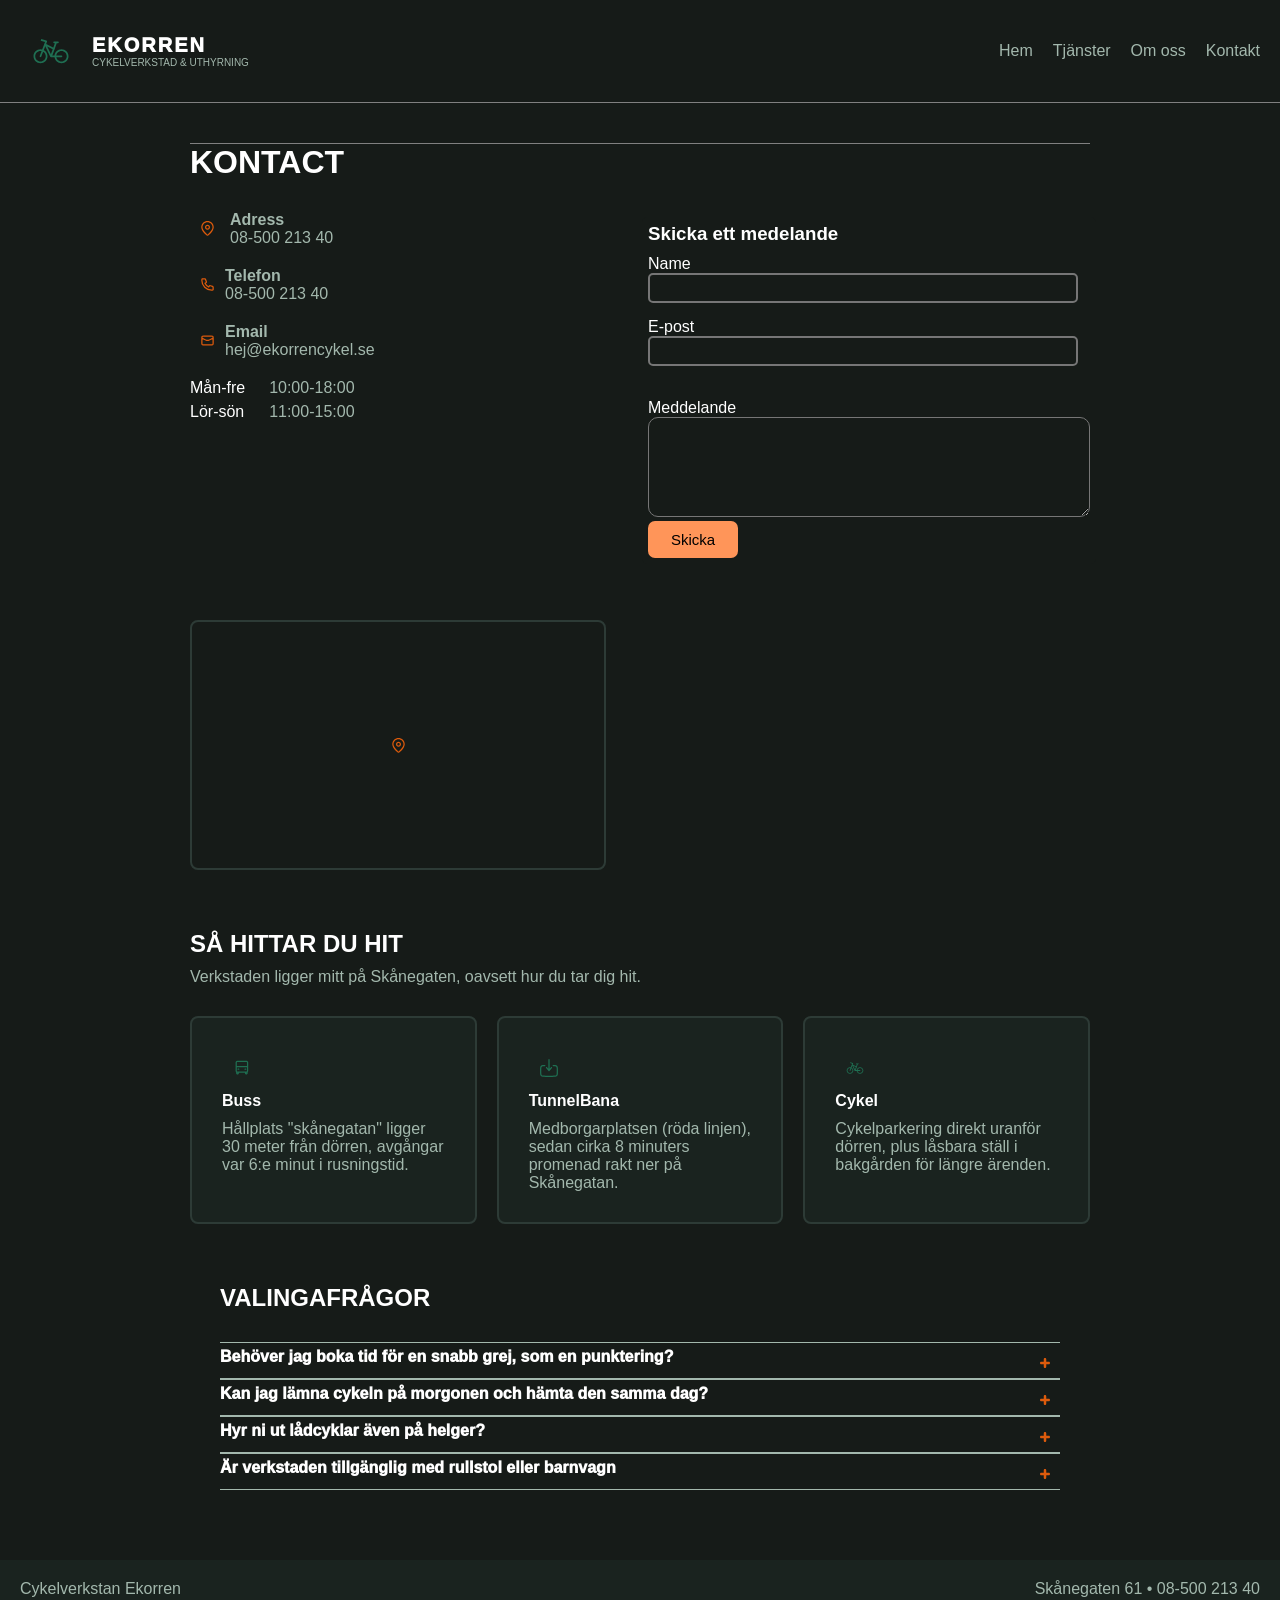
<file: contact.html>
<!DOCTYPE html>
<html lang="sv">
<head>
    <meta charset="UTF-8">
    <meta name="viewport" content="width=device-width, initial-scale=1.0">
    <title>Document</title>
    <link rel="stylesheet" href="base.css">
    <link rel="stylesheet" href="contact.css">
</head>

<body>
    <header>
        <div class="logo">
            <svg width="42px" height="42px" viewBox="0 0 48 48" fill="none" xmlns="http://www.w3.org/2000/svg" transform="matrix(-1, 0, 0, 1, 0, 0)"><g id="SVGRepo_bgCarrier" stroke-width="0"></g><g id="SVGRepo_tracerCarrier" stroke-linecap="round" stroke-linejoin="round"></g><g id="SVGRepo_iconCarrier"> <path fill-rule="evenodd" clip-rule="evenodd" d="M12 36C15.3137 36 18 33.3137 18 30C18 26.6863 15.3137 24 12 24C8.68629 24 6 26.6863 6 30C6 33.3137 8.68629 36 12 36ZM12 38C16.4183 38 20 34.4183 20 30C20 25.5817 16.4183 22 12 22C7.58172 22 4 25.5817 4 30C4 34.4183 7.58172 38 12 38Z" fill="#1F6F52"></path> <path fill-rule="evenodd" clip-rule="evenodd" d="M36 36C39.3137 36 42 33.3137 42 30C42 26.6863 39.3137 24 36 24C32.6863 24 30 26.6863 30 30C30 33.3137 32.6863 36 36 36ZM36 38C40.4183 38 44 34.4183 44 30C44 25.5817 40.4183 22 36 22C31.5817 22 28 25.5817 28 30C28 34.4183 31.5817 38 36 38Z" fill="#1F6F52"></path> <path fill-rule="evenodd" clip-rule="evenodd" d="M31.1944 15.7804C31.5049 16.08 31.5882 16.545 31.401 16.9338L24.901 30.4338C24.7343 30.78 24.3842 31 24 31H12C11.4477 31 11 30.5523 11 30C11 29.4477 11.4477 29 12 29H23.3716L28.2846 18.7961L21.4657 22.3849C20.977 22.6422 20.3723 22.4545 20.1151 21.9658C19.8579 21.477 20.0455 20.8723 20.5343 20.6151L30.0343 15.6151C30.4161 15.4141 30.8838 15.4808 31.1944 15.7804Z" fill="#1F6F52"></path> <path fill-rule="evenodd" clip-rule="evenodd" d="M35.7452 12.1705L30.8185 13.6485L36.9341 29.6429C37.1313 30.1588 36.873 30.7369 36.3571 30.9341C35.8413 31.1314 35.2632 30.8731 35.0659 30.3572L28.5659 13.3572C28.4667 13.0975 28.48 12.8082 28.6027 12.5587C28.7253 12.3093 28.9464 12.1221 29.2127 12.0422L35.1705 10.2549L35.7452 12.1705Z" fill="#1F6F52"></path> <path fill-rule="evenodd" clip-rule="evenodd" d="M15 14C15 13.4477 15.4477 13 16 13H20.5C21.0523 13 21.5 13.4477 21.5 14C21.5 14.5523 21.0523 15 20.5 15H19.5619L24.4417 28.6637C24.6275 29.1838 24.3564 29.756 23.8363 29.9417C23.3162 30.1275 22.744 29.8564 22.5583 29.3363L17.5583 15.3363C17.5186 15.2252 17.4997 15.1116 17.4997 15H16C15.4477 15 15 14.5523 15 14Z" fill="#1F6F52"></path> </g></svg>
            <div class="logo-text">
                <p>Ekorren</p>
                <p>Cykelverkstad & uthyrning</p>
            </div>
        </div>
        
        


        <nav>
            <ul>
                <li><a href="index.html">Hem</a></li>
                <li><a href="service.hmtl">Tjänster</a></li>
                <li><a href="#">Om oss</a></li>
                <li><a href="contact.html">Kontakt</a></li>
            </ul>
        </nav>
    </header> 
<main class="container">
    <h1>KONTACT</h1>
    <div class="contact-grid">
        <ul class="contact-info">
            <li>
                <svg class="icon-icon" width="15px" height="15px" viewBox="0 0 24 24" fill="none" xmlns="http://www.w3.org/2000/svg"><g id="SVGRepo_bgCarrier" stroke-width="0"></g><g id="SVGRepo_tracerCarrier" stroke-linecap="round" stroke-linejoin="round"></g><g id="SVGRepo_iconCarrier"> <path d="M11.3856 23.789C11.3856 23.789 11.3861 23.7894 12 23L12.6139 23.7894C12.2528 24.0702 11.7467 24.0699 11.3856 23.789Z" fill="#DD5B0C"></path> <path fill-rule="evenodd" clip-rule="evenodd" d="M12 6C9.79086 6 8 7.79086 8 10C8 12.2091 9.79086 14 12 14C14.2091 14 16 12.2091 16 10C16 7.79086 14.2091 6 12 6ZM10 10C10 8.89543 10.8954 8 12 8C13.1046 8 14 8.89543 14 10C14 11.1046 13.1046 12 12 12C10.8954 12 10 11.1046 10 10Z" fill="#DD5B0C"></path> <path fill-rule="evenodd" clip-rule="evenodd" d="M11.3856 23.789L12 23C12.6139 23.7894 12.615 23.7885 12.615 23.7885L12.6169 23.7871L12.6231 23.7822L12.645 23.765C12.6638 23.7501 12.6909 23.7287 12.7258 23.7008C12.7954 23.6451 12.8961 23.5637 13.0233 23.4587C13.2776 23.2488 13.6385 22.944 14.0706 22.5599C14.9334 21.793 16.0867 20.7041 17.2433 19.419C18.397 18.1371 19.5731 16.639 20.4653 15.0528C21.3524 13.4758 22 11.7393 22 10C22 7.34784 20.9464 4.8043 19.0711 2.92893C17.1957 1.05357 14.6522 0 12 0C9.34784 0 6.8043 1.05357 4.92893 2.92893C3.05357 4.8043 2 7.34784 2 10C2 11.7393 2.64762 13.4758 3.53467 15.0528C4.42693 16.639 5.60303 18.1371 6.75671 19.419C7.91329 20.7041 9.06662 21.793 9.92939 22.5599C10.3615 22.944 10.7224 23.2488 10.9767 23.4587C11.1039 23.5637 11.2046 23.6451 11.2742 23.7008C11.3091 23.7287 11.3362 23.7501 11.355 23.765L11.3769 23.7822L11.3831 23.7871L11.3856 23.789ZM6.34315 4.34315C7.84344 2.84285 9.87827 2 12 2C14.1217 2 16.1566 2.84285 17.6569 4.34315C19.1571 5.84344 20 7.87827 20 10C20 11.2607 19.5226 12.6492 18.7222 14.0722C17.9269 15.486 16.853 16.8629 15.7567 18.081C14.6633 19.2959 13.5666 20.332 12.7419 21.0651C12.4576 21.3178 12.2065 21.5337 12 21.7078C11.7935 21.5337 11.5424 21.3178 11.2581 21.0651C10.4334 20.332 9.33671 19.2959 8.24329 18.081C7.14697 16.8629 6.07307 15.486 5.27783 14.0722C4.47738 12.6492 4 11.2607 4 10C4 7.87827 4.84285 5.84344 6.34315 4.34315Z" fill="#DD5B0C"></path> </g></svg>
                <div class="info">
                    <strong>Adress</strong>
                    <p>08-500 213 40</p>
                </div>
            </li>
            <li>
                <svg width="15px" height="15px" viewBox="0 0 24 24" fill="none" xmlns="http://www.w3.org/2000/svg" transform="matrix(-1, 0, 0, 1, 0, 0)"><g id="SVGRepo_bgCarrier" stroke-width="0"></g><g id="SVGRepo_tracerCarrier" stroke-linecap="round" stroke-linejoin="round"></g><g id="SVGRepo_iconCarrier"> <path d="M21 5.5C21 14.0604 14.0604 21 5.5 21C5.11378 21 4.73086 20.9859 4.35172 20.9581C3.91662 20.9262 3.69906 20.9103 3.50103 20.7963C3.33701 20.7019 3.18146 20.5345 3.09925 20.364C3 20.1582 3 19.9181 3 19.438V16.6207C3 16.2169 3 16.015 3.06645 15.842C3.12515 15.6891 3.22049 15.553 3.3441 15.4456C3.48403 15.324 3.67376 15.255 4.05321 15.117L7.26005 13.9509C7.70153 13.7904 7.92227 13.7101 8.1317 13.7237C8.31637 13.7357 8.49408 13.7988 8.64506 13.9058C8.81628 14.0271 8.93713 14.2285 9.17882 14.6314L10 16C12.6499 14.7999 14.7981 12.6489 16 10L14.6314 9.17882C14.2285 8.93713 14.0271 8.81628 13.9058 8.64506C13.7988 8.49408 13.7357 8.31637 13.7237 8.1317C13.7101 7.92227 13.7904 7.70153 13.9509 7.26005L13.9509 7.26005L15.117 4.05321C15.255 3.67376 15.324 3.48403 15.4456 3.3441C15.553 3.22049 15.6891 3.12515 15.842 3.06645C16.015 3 16.2169 3 16.6207 3H19.438C19.9181 3 20.1582 3 20.364 3.09925C20.5345 3.18146 20.7019 3.33701 20.7963 3.50103C20.9103 3.69907 20.9262 3.91662 20.9581 4.35173C20.9859 4.73086 21 5.11378 21 5.5Z" stroke="#DD5B0C" stroke-width="2" stroke-linecap="round" stroke-linejoin="round"></path> </g></svg>
                <div class="info">
                    <strong>Telefon</strong>
                    <p>08-500 213 40</p>
                </div>
            </li>
            <li>
                <svg width="15px" height="15px" viewBox="0 0 24 24" fill="none" xmlns="http://www.w3.org/2000/svg"><g id="SVGRepo_bgCarrier" stroke-width="0"></g><g id="SVGRepo_tracerCarrier" stroke-linecap="round" stroke-linejoin="round"></g><g id="SVGRepo_iconCarrier"> <path d="M21 8L17.4392 9.97822C15.454 11.0811 14.4614 11.6326 13.4102 11.8488C12.4798 12.0401 11.5202 12.0401 10.5898 11.8488C9.53864 11.6326 8.54603 11.0811 6.5608 9.97822L3 8M6.2 19H17.8C18.9201 19 19.4802 19 19.908 18.782C20.2843 18.5903 20.5903 18.2843 20.782 17.908C21 17.4802 21 16.9201 21 15.8V8.2C21 7.0799 21 6.51984 20.782 6.09202C20.5903 5.71569 20.2843 5.40973 19.908 5.21799C19.4802 5 18.9201 5 17.8 5H6.2C5.0799 5 4.51984 5 4.09202 5.21799C3.71569 5.40973 3.40973 5.71569 3.21799 6.09202C3 6.51984 3 7.07989 3 8.2V15.8C3 16.9201 3 17.4802 3.21799 17.908C3.40973 18.2843 3.71569 18.5903 4.09202 18.782C4.51984 19 5.07989 19 6.2 19Z" stroke="#DD5B0C" stroke-width="2" stroke-linecap="round" stroke-linejoin="round"></path> </g></svg>
                <div class="email">
                    <strong>Email</strong>
                    <p>hej@ekorrencykel.se</p>
                </div>
            </li>
            <li>
                <div class="opening-hours">
                    <span class="day">Mån-fre</span>
                    <span class="time">10:00-18:00</span>

                    <span class="day">Lör-sön</span>
                    <span class="time">11:00-15:00</span>
                </div>
            </li>
        </ul>
    </div>

    <div class="map">
        <svg class="map-icon" width="15px" height="15px" viewBox="0 0 24 24" fill="none" xmlns="http://www.w3.org/2000/svg"><g id="SVGRepo_bgCarrier" stroke-width="0"></g><g id="SVGRepo_tracerCarrier" stroke-linecap="round" stroke-linejoin="round"></g><g id="SVGRepo_iconCarrier"> <path d="M11.3856 23.789C11.3856 23.789 11.3861 23.7894 12 23L12.6139 23.7894C12.2528 24.0702 11.7467 24.0699 11.3856 23.789Z" fill="#DD5B0C"></path> <path fill-rule="evenodd" clip-rule="evenodd" d="M12 6C9.79086 6 8 7.79086 8 10C8 12.2091 9.79086 14 12 14C14.2091 14 16 12.2091 16 10C16 7.79086 14.2091 6 12 6ZM10 10C10 8.89543 10.8954 8 12 8C13.1046 8 14 8.89543 14 10C14 11.1046 13.1046 12 12 12C10.8954 12 10 11.1046 10 10Z" fill="#DD5B0C"></path> <path fill-rule="evenodd" clip-rule="evenodd" d="M11.3856 23.789L12 23C12.6139 23.7894 12.615 23.7885 12.615 23.7885L12.6169 23.7871L12.6231 23.7822L12.645 23.765C12.6638 23.7501 12.6909 23.7287 12.7258 23.7008C12.7954 23.6451 12.8961 23.5637 13.0233 23.4587C13.2776 23.2488 13.6385 22.944 14.0706 22.5599C14.9334 21.793 16.0867 20.7041 17.2433 19.419C18.397 18.1371 19.5731 16.639 20.4653 15.0528C21.3524 13.4758 22 11.7393 22 10C22 7.34784 20.9464 4.8043 19.0711 2.92893C17.1957 1.05357 14.6522 0 12 0C9.34784 0 6.8043 1.05357 4.92893 2.92893C3.05357 4.8043 2 7.34784 2 10C2 11.7393 2.64762 13.4758 3.53467 15.0528C4.42693 16.639 5.60303 18.1371 6.75671 19.419C7.91329 20.7041 9.06662 21.793 9.92939 22.5599C10.3615 22.944 10.7224 23.2488 10.9767 23.4587C11.1039 23.5637 11.2046 23.6451 11.2742 23.7008C11.3091 23.7287 11.3362 23.7501 11.355 23.765L11.3769 23.7822L11.3831 23.7871L11.3856 23.789ZM6.34315 4.34315C7.84344 2.84285 9.87827 2 12 2C14.1217 2 16.1566 2.84285 17.6569 4.34315C19.1571 5.84344 20 7.87827 20 10C20 11.2607 19.5226 12.6492 18.7222 14.0722C17.9269 15.486 16.853 16.8629 15.7567 18.081C14.6633 19.2959 13.5666 20.332 12.7419 21.0651C12.4576 21.3178 12.2065 21.5337 12 21.7078C11.7935 21.5337 11.5424 21.3178 11.2581 21.0651C10.4334 20.332 9.33671 19.2959 8.24329 18.081C7.14697 16.8629 6.07307 15.486 5.27783 14.0722C4.47738 12.6492 4 11.2607 4 10C4 7.87827 4.84285 5.84344 6.34315 4.34315Z" fill="#DD5B0C"></path> </g></svg>
    </div>

    <div class="contact-form">
        <h3 class="ben">Skicka ett medelande</h3>
        <form action="#">
            <div class="form-group">
                <label for="firstname">Name</label> <br>
                <input type="text">
                <p></p>
            </div>
            <div class="form-group">
                <label for="E-post">E-post</label> <br>
                <input type="text"> <br><br>
            </div>
            <div class="#">
                <label for="Meddelande">Meddelande</label> <br>
                <textarea name="Meddelande" id="" rows="4" cols="56"></textarea>
            </div>
            <button type="submit">Skicka</button>
        </form>
    </div>

    <div class="Hitta-oss">
        <h2>SÅ HITTAR DU HIT</h2>
        <p>Verkstaden ligger mitt på Skånegaten, oavsett hur du tar dig hit.</p>
    </div>
    <div class="transportmedel">
        <div class="tmedel">
            <svg width="20px" height="20px" viewBox="0 0 24 24" fill="none" xmlns="http://www.w3.org/2000/svg"><g id="SVGRepo_bgCarrier" stroke-width="0"></g><g id="SVGRepo_tracerCarrier" stroke-linecap="round" stroke-linejoin="round"></g><g id="SVGRepo_iconCarrier"> <path d="M8.28393 16.9C8.28393 16.4858 7.94815 16.15 7.53393 16.15C7.11972 16.15 6.78393 16.4858 6.78393 16.9H8.28393ZM7.53393 17.95H6.78393C6.78393 17.961 6.78417 17.972 6.78466 17.9829L7.53393 17.95ZM6.60378 19L6.56557 19.749C6.59128 19.7503 6.61705 19.7503 6.64276 19.749L6.60378 19ZM5.67266 17.95L6.42194 17.9829C6.42242 17.9719 6.42266 17.961 6.42266 17.95H5.67266ZM6.42266 16.713C6.42266 16.2988 6.08687 15.963 5.67266 15.963C5.25844 15.963 4.92266 16.2988 4.92266 16.713H6.42266ZM6.0851 16.0866C5.73914 15.8588 5.27403 15.9546 5.04624 16.3006C4.81846 16.6465 4.91426 17.1116 5.26022 17.3394L6.0851 16.0866ZM6.29276 16.9L6.29181 17.65H6.29276V16.9ZM17.4614 16.9L17.4614 17.65L17.4623 17.65L17.4614 16.9ZM18.4939 17.3394C18.8399 17.1116 18.9357 16.6465 18.7079 16.3006C18.4801 15.9546 18.015 15.8588 17.669 16.0866L18.4939 17.3394ZM5.24903 17.3319C5.59084 17.5659 6.05759 17.4784 6.29156 17.1366C6.52552 16.7948 6.4381 16.3281 6.09629 16.0941L5.24903 17.3319ZM5.05256 15.5L5.80256 15.512V15.5H5.05256ZM5.80256 10.2C5.80256 9.78579 5.46677 9.45 5.05256 9.45C4.63834 9.45 4.30256 9.78579 4.30256 10.2H5.80256ZM16.9712 16.9C16.9712 16.4858 16.6354 16.15 16.2212 16.15C15.807 16.15 15.4712 16.4858 15.4712 16.9H16.9712ZM16.2212 17.95L16.9678 18.0208C16.9701 17.9972 16.9712 17.9736 16.9712 17.95H16.2212ZM16.6584 18.8574L16.2554 19.4899L16.2554 19.4899L16.6584 18.8574ZM17.6452 18.8574L18.0483 19.4899L18.0483 19.4899L17.6452 18.8574ZM18.0825 17.95H17.3325C17.3325 17.9736 17.3336 17.9972 17.3358 18.0208L18.0825 17.95ZM18.8325 16.713C18.8325 16.2988 18.4967 15.963 18.0825 15.963C17.6682 15.963 17.3325 16.2988 17.3325 16.713H18.8325ZM17.6588 16.0941C17.317 16.3281 17.2296 16.7948 17.4636 17.1366C17.6975 17.4784 18.1643 17.5659 18.5061 17.3319L17.6588 16.0941ZM18.7026 15.5H17.9525L17.9527 15.512L18.7026 15.5ZM19.4526 10.2C19.4526 9.78579 19.1168 9.45 18.7026 9.45C18.2883 9.45 17.9526 9.78579 17.9526 10.2H19.4526ZM7.32723 12.65C6.91302 12.65 6.57723 12.9858 6.57723 13.4C6.57723 13.8142 6.91302 14.15 7.32723 14.15V12.65ZM8.08578 14.15C8.5 14.15 8.83578 13.8142 8.83578 13.4C8.83578 12.9858 8.5 12.65 8.08578 12.65V14.15ZM15.6693 12.65C15.2551 12.65 14.9193 12.9858 14.9193 13.4C14.9193 13.8142 15.2551 14.15 15.6693 14.15V12.65ZM16.4279 14.15C16.8421 14.15 17.1779 13.8142 17.1779 13.4C17.1779 12.9858 16.8421 12.65 16.4279 12.65V14.15ZM17.9526 10.2C17.9526 10.6142 18.2883 10.95 18.7026 10.95C19.1168 10.95 19.4526 10.6142 19.4526 10.2H17.9526ZM18.7026 5.4L19.4526 5.4L19.4526 5.39984L18.7026 5.4ZM18.5076 4.652L17.8451 5.00368C17.8479 5.00884 17.8507 5.01398 17.8535 5.01908L18.5076 4.652ZM17.4614 4L17.4767 3.25016C17.4716 3.25005 17.4665 3.25 17.4614 3.25V4ZM6.29374 4V3.25C6.28865 3.25 6.28356 3.25005 6.27847 3.25016L6.29374 4ZM5.24756 4.652L5.90159 5.01907C5.90446 5.01397 5.90726 5.00884 5.91 5.00368L5.24756 4.652ZM5.05256 5.4L4.30256 5.39984V5.4H5.05256ZM4.30256 10.2C4.30256 10.6142 4.63835 10.95 5.05256 10.95C5.46678 10.95 5.80256 10.6142 5.80256 10.2H4.30256ZM18.7026 10.95C19.1168 10.95 19.4526 10.6142 19.4526 10.2C19.4526 9.78579 19.1168 9.45 18.7026 9.45V10.95ZM5.05256 9.45C4.63835 9.45 4.30256 9.78579 4.30256 10.2C4.30256 10.6142 4.63835 10.95 5.05256 10.95V9.45ZM6.78393 16.9V17.95H8.28393V16.9H6.78393ZM6.78466 17.9829C6.79165 18.142 6.67489 18.2453 6.5648 18.251L6.64276 19.749C7.61037 19.6986 8.3248 18.8636 8.28321 17.9171L6.78466 17.9829ZM6.642 18.251C6.53186 18.2454 6.41495 18.1421 6.42194 17.9829L4.92338 17.9171C4.8818 18.8643 5.59724 19.6996 6.56557 19.749L6.642 18.251ZM6.42266 17.95V16.713H4.92266V17.95H6.42266ZM5.26022 17.3394C5.56644 17.541 5.92448 17.6495 6.29181 17.65L6.29371 16.15C6.22128 16.1499 6.14893 16.1286 6.0851 16.0866L5.26022 17.3394ZM6.29276 17.65H17.4614V16.15H6.29276V17.65ZM17.4623 17.65C17.8297 17.6495 18.1877 17.541 18.4939 17.3394L17.669 16.0866C17.6052 16.1286 17.5329 16.1499 17.4604 16.15L17.4623 17.65ZM6.09629 16.0941C5.91409 15.9694 5.79861 15.7518 5.80246 15.512L4.30265 15.488C4.29089 16.2205 4.64258 16.9168 5.24903 17.3319L6.09629 16.0941ZM5.80256 15.5V10.2H4.30256V15.5H5.80256ZM15.4712 16.9V17.95H16.9712V16.9H15.4712ZM15.4745 17.8792C15.4141 18.5163 15.7103 19.1426 16.2554 19.4899L17.0614 18.2249C17.0021 18.1871 16.9594 18.11 16.9678 18.0208L15.4745 17.8792ZM16.2554 19.4899C16.8034 19.8391 17.5003 19.8391 18.0483 19.4899L17.2422 18.2249C17.1859 18.2608 17.1177 18.2608 17.0614 18.2249L16.2554 19.4899ZM18.0483 19.4899C18.5933 19.1426 18.8895 18.5163 18.8291 17.8792L17.3358 18.0208C17.3443 18.11 17.3015 18.1871 17.2422 18.2249L18.0483 19.4899ZM18.8325 17.95V16.713H17.3325V17.95H18.8325ZM18.5061 17.3319C19.1125 16.9168 19.4642 16.2205 19.4525 15.488L17.9527 15.512C17.9565 15.7518 17.841 15.9694 17.6588 16.0941L18.5061 17.3319ZM19.4526 15.5V10.2H17.9526V15.5H19.4526ZM7.32723 14.15H8.08578V12.65H7.32723V14.15ZM15.6693 14.15H16.4279V12.65H15.6693V14.15ZM19.4526 10.2V5.4H17.9526V10.2H19.4526ZM19.4526 5.39984C19.4525 5.00963 19.3526 4.62525 19.1616 4.28492L17.8535 5.01908C17.9179 5.13382 17.9525 5.26529 17.9526 5.40016L19.4526 5.39984ZM19.17 4.30032C18.8363 3.67177 18.1928 3.26474 17.4767 3.25016L17.4461 4.74984C17.6051 4.75308 17.7602 4.84378 17.8451 5.00368L19.17 4.30032ZM17.4614 3.25H6.29374V4.75H17.4614V3.25ZM6.27847 3.25016C5.56228 3.26474 4.91882 3.67177 4.58513 4.30032L5.91 5.00368C5.99489 4.84378 6.15006 4.75308 6.30901 4.74984L6.27847 3.25016ZM4.59353 4.28493C4.40253 4.62525 4.30265 5.00963 4.30256 5.39984L5.80256 5.40016C5.80259 5.26529 5.83719 5.13382 5.90159 5.01907L4.59353 4.28493ZM4.30256 5.4V10.2H5.80256V5.4H4.30256ZM18.7026 9.45H5.05256V10.95H18.7026V9.45Z" fill="#1F6F52"></path> </g></svg>
            <h4>Buss</h4>
                <p>Hållplats "skånegatan" ligger 30 meter från dörren, avgångar var 6:e minut i rusningstid.</p>
        </div>
        <div class="tmedel">
            <svg width="20px" height="20px" viewBox="0 0 24 24" fill="none" xmlns="http://www.w3.org/2000/svg"><g id="SVGRepo_bgCarrier" stroke-width="0"></g><g id="SVGRepo_tracerCarrier" stroke-linecap="round" stroke-linejoin="round"></g><g id="SVGRepo_iconCarrier"> <path fill-rule="evenodd" clip-rule="evenodd" d="M12 1.25C12.4142 1.25 12.75 1.58579 12.75 2V12.9726L14.4306 11.0119C14.7001 10.6974 15.1736 10.661 15.4881 10.9306C15.8026 11.2001 15.839 11.6736 15.5694 11.9881L12.5694 15.4881C12.427 15.6543 12.2189 15.75 12 15.75C11.7811 15.75 11.573 15.6543 11.4306 15.4881L8.43056 11.9881C8.16099 11.6736 8.19741 11.2001 8.51191 10.9306C8.8264 10.661 9.29988 10.6974 9.56944 11.0119L11.25 12.9726V2C11.25 1.58579 11.5858 1.25 12 1.25ZM6.99583 8.25196C7.41003 8.24966 7.74768 8.58357 7.74999 8.99778C7.7523 9.41199 7.41838 9.74964 7.00418 9.75194C5.91068 9.75803 5.1356 9.78643 4.54735 9.89448C3.98054 9.99859 3.65246 10.1658 3.40901 10.4092C3.13225 10.686 2.9518 11.0746 2.85315 11.8083C2.75159 12.5637 2.75 13.5648 2.75 15.0002V16.0002C2.75 17.4356 2.75159 18.4367 2.85315 19.1921C2.9518 19.9259 3.13225 20.3144 3.40901 20.5912C3.68577 20.868 4.07435 21.0484 4.80812 21.1471C5.56347 21.2486 6.56458 21.2502 8 21.2502H16C17.4354 21.2502 18.4365 21.2486 19.1919 21.1471C19.9257 21.0484 20.3142 20.868 20.591 20.5912C20.8678 20.3144 21.0482 19.9259 21.1469 19.1921C21.2484 18.4367 21.25 17.4356 21.25 16.0002V15.0002C21.25 13.5648 21.2484 12.5637 21.1469 11.8083C21.0482 11.0746 20.8678 10.686 20.591 10.4092C20.3475 10.1658 20.0195 9.99859 19.4527 9.89448C18.8644 9.78643 18.0893 9.75803 16.9958 9.75194C16.5816 9.74964 16.2477 9.41199 16.25 8.99778C16.2523 8.58357 16.59 8.24966 17.0042 8.25196C18.0857 8.25799 18.9871 8.28387 19.7236 8.41916C20.4816 8.55839 21.1267 8.82364 21.6517 9.34857C22.2536 9.95048 22.5125 10.7084 22.6335 11.6085C22.75 12.4754 22.75 13.5778 22.75 14.9453V16.0551C22.75 17.4227 22.75 18.525 22.6335 19.392C22.5125 20.2921 22.2536 21.0499 21.6517 21.6519C21.0497 22.2538 20.2919 22.5127 19.3918 22.6337C18.5248 22.7503 17.4225 22.7502 16.0549 22.7502H7.94513C6.57754 22.7502 5.47522 22.7503 4.60825 22.6337C3.70814 22.5127 2.95027 22.2538 2.34835 21.6519C1.74643 21.0499 1.48754 20.2921 1.36652 19.392C1.24996 18.525 1.24998 17.4227 1.25 16.0551V14.9453C1.24998 13.5778 1.24996 12.4754 1.36652 11.6085C1.48754 10.7084 1.74643 9.95048 2.34835 9.34857C2.87328 8.82363 3.51835 8.55839 4.27635 8.41916C5.01291 8.28387 5.9143 8.25798 6.99583 8.25196Z" fill="#1F6F52"></path> </g></svg>
            <h4>TunnelBana</h4>
                <p>Medborgarplatsen (röda linjen), sedan cirka 8 minuters promenad rakt ner på Skånegatan.</p>
        </div>
        <div class="tmedel">
            <svg width="20px" height="20px" viewBox="0 0 48 48" fill="none" xmlns="http://www.w3.org/2000/svg" transform="matrix(-1, 0, 0, 1, 0, 0)"><g id="SVGRepo_bgCarrier" stroke-width="0"></g><g id="SVGRepo_tracerCarrier" stroke-linecap="round" stroke-linejoin="round"></g><g id="SVGRepo_iconCarrier"> <path fill-rule="evenodd" clip-rule="evenodd" d="M12 36C15.3137 36 18 33.3137 18 30C18 26.6863 15.3137 24 12 24C8.68629 24 6 26.6863 6 30C6 33.3137 8.68629 36 12 36ZM12 38C16.4183 38 20 34.4183 20 30C20 25.5817 16.4183 22 12 22C7.58172 22 4 25.5817 4 30C4 34.4183 7.58172 38 12 38Z" fill="#1F6F52"></path> <path fill-rule="evenodd" clip-rule="evenodd" d="M36 36C39.3137 36 42 33.3137 42 30C42 26.6863 39.3137 24 36 24C32.6863 24 30 26.6863 30 30C30 33.3137 32.6863 36 36 36ZM36 38C40.4183 38 44 34.4183 44 30C44 25.5817 40.4183 22 36 22C31.5817 22 28 25.5817 28 30C28 34.4183 31.5817 38 36 38Z" fill="#1F6F52"></path> <path fill-rule="evenodd" clip-rule="evenodd" d="M31.1944 15.7804C31.5049 16.08 31.5882 16.545 31.401 16.9338L24.901 30.4338C24.7343 30.78 24.3842 31 24 31H12C11.4477 31 11 30.5523 11 30C11 29.4477 11.4477 29 12 29H23.3716L28.2846 18.7961L21.4657 22.3849C20.977 22.6422 20.3723 22.4545 20.1151 21.9658C19.8579 21.477 20.0455 20.8723 20.5343 20.6151L30.0343 15.6151C30.4161 15.4141 30.8838 15.4808 31.1944 15.7804Z" fill="#1F6F52"></path> <path fill-rule="evenodd" clip-rule="evenodd" d="M35.7452 12.1705L30.8185 13.6485L36.9341 29.6429C37.1313 30.1588 36.873 30.7369 36.3571 30.9341C35.8413 31.1314 35.2632 30.8731 35.0659 30.3572L28.5659 13.3572C28.4667 13.0975 28.48 12.8082 28.6027 12.5587C28.7253 12.3093 28.9464 12.1221 29.2127 12.0422L35.1705 10.2549L35.7452 12.1705Z" fill="#1F6F52"></path> <path fill-rule="evenodd" clip-rule="evenodd" d="M15 14C15 13.4477 15.4477 13 16 13H20.5C21.0523 13 21.5 13.4477 21.5 14C21.5 14.5523 21.0523 15 20.5 15H19.5619L24.4417 28.6637C24.6275 29.1838 24.3564 29.756 23.8363 29.9417C23.3162 30.1275 22.744 29.8564 22.5583 29.3363L17.5583 15.3363C17.5186 15.2252 17.4997 15.1116 17.4997 15H16C15.4477 15 15 14.5523 15 14Z" fill="#1F6F52"></path> </g></svg>
            <h4>Cykel</h4>
                <p>Cykelparkering direkt uranför dörren, plus låsbara ställ i bakgården för längre ärenden.</p>
        </div>
    </div>


    <div class="ValingaFrågor">
        <h2>VALINGAFRÅGOR</h2>
            <div class="QandA">
                <span>Behöver jag boka tid för en snabb grej, som en punktering?</span>
                <svg width="10px" height="10px" viewBox="0 0 32 32" version="1.1" xmlns="http://www.w3.org/2000/svg" xmlns:xlink="http://www.w3.org/1999/xlink" xmlns:sketch="http://www.bohemiancoding.com/sketch/ns" fill="#000000"><g id="SVGRepo_bgCarrier" stroke-width="0"></g><g id="SVGRepo_tracerCarrier" stroke-linecap="round" stroke-linejoin="round"></g><g id="SVGRepo_iconCarrier"> <title>plus</title> <desc>Created with Sketch Beta.</desc> <defs> </defs> <g id="Page-1" stroke="none" stroke-width="1" fill="none" fill-rule="evenodd" sketch:type="MSPage"> <g id="Icon-Set-Filled" sketch:type="MSLayerGroup" transform="translate(-362.000000, -1037.000000)" fill="#DD5B0C"> <path d="M390,1049 L382,1049 L382,1041 C382,1038.79 380.209,1037 378,1037 C375.791,1037 374,1038.79 374,1041 L374,1049 L366,1049 C363.791,1049 362,1050.79 362,1053 C362,1055.21 363.791,1057 366,1057 L374,1057 L374,1065 C374,1067.21 375.791,1069 378,1069 C380.209,1069 382,1067.21 382,1065 L382,1057 L390,1057 C392.209,1057 394,1055.21 394,1053 C394,1050.79 392.209,1049 390,1049" id="plus" sketch:type="MSShapeGroup"> </path> </g> </g> </g></svg>
            </div>
            <div class="QandA">
                <span>Kan jag lämna cykeln på morgonen och hämta den samma dag?</span>
                <svg class="plus" width="10px" height="10px" viewBox="0 0 32 32" version="1.1" xmlns="http://www.w3.org/2000/svg" xmlns:xlink="http://www.w3.org/1999/xlink" xmlns:sketch="http://www.bohemiancoding.com/sketch/ns" fill="#000000"><g id="SVGRepo_bgCarrier" stroke-width="0"></g><g id="SVGRepo_tracerCarrier" stroke-linecap="round" stroke-linejoin="round"></g><g id="SVGRepo_iconCarrier"> <title>plus</title> <desc>Created with Sketch Beta.</desc> <defs> </defs> <g id="Page-1" stroke="none" stroke-width="1" fill="none" fill-rule="evenodd" sketch:type="MSPage"> <g id="Icon-Set-Filled" sketch:type="MSLayerGroup" transform="translate(-362.000000, -1037.000000)" fill="#DD5B0C"> <path d="M390,1049 L382,1049 L382,1041 C382,1038.79 380.209,1037 378,1037 C375.791,1037 374,1038.79 374,1041 L374,1049 L366,1049 C363.791,1049 362,1050.79 362,1053 C362,1055.21 363.791,1057 366,1057 L374,1057 L374,1065 C374,1067.21 375.791,1069 378,1069 C380.209,1069 382,1067.21 382,1065 L382,1057 L390,1057 C392.209,1057 394,1055.21 394,1053 C394,1050.79 392.209,1049 390,1049" id="plus" sketch:type="MSShapeGroup"> </path> </g> </g> </g></svg>
            </div>
            <div class="QandA">
                <span>Hyr ni ut lådcyklar även på helger?</span>
                <svg class="plus" width="10px" height="10px" viewBox="0 0 32 32" version="1.1" xmlns="http://www.w3.org/2000/svg" xmlns:xlink="http://www.w3.org/1999/xlink" xmlns:sketch="http://www.bohemiancoding.com/sketch/ns" fill="#000000"><g id="SVGRepo_bgCarrier" stroke-width="0"></g><g id="SVGRepo_tracerCarrier" stroke-linecap="round" stroke-linejoin="round"></g><g id="SVGRepo_iconCarrier"> <title>plus</title> <desc>Created with Sketch Beta.</desc> <defs> </defs> <g id="Page-1" stroke="none" stroke-width="1" fill="none" fill-rule="evenodd" sketch:type="MSPage"> <g id="Icon-Set-Filled" sketch:type="MSLayerGroup" transform="translate(-362.000000, -1037.000000)" fill="#DD5B0C"> <path d="M390,1049 L382,1049 L382,1041 C382,1038.79 380.209,1037 378,1037 C375.791,1037 374,1038.79 374,1041 L374,1049 L366,1049 C363.791,1049 362,1050.79 362,1053 C362,1055.21 363.791,1057 366,1057 L374,1057 L374,1065 C374,1067.21 375.791,1069 378,1069 C380.209,1069 382,1067.21 382,1065 L382,1057 L390,1057 C392.209,1057 394,1055.21 394,1053 C394,1050.79 392.209,1049 390,1049" id="plus" sketch:type="MSShapeGroup"> </path> </g> </g> </g></svg>
            </div>
            <div class="QandA">
                <span>Är verkstaden tillgänglig med rullstol eller barnvagn</span>
                <svg class="plus" width="10px" height="10px" viewBox="0 0 32 32" version="1.1" xmlns="http://www.w3.org/2000/svg" xmlns:xlink="http://www.w3.org/1999/xlink" xmlns:sketch="http://www.bohemiancoding.com/sketch/ns" fill="#000000"><g id="SVGRepo_bgCarrier" stroke-width="0"></g><g id="SVGRepo_tracerCarrier" stroke-linecap="round" stroke-linejoin="round"></g><g id="SVGRepo_iconCarrier"> <title>plus</title> <desc>Created with Sketch Beta.</desc> <defs> </defs> <g id="Page-1" stroke="none" stroke-width="1" fill="none" fill-rule="evenodd" sketch:type="MSPage"> <g id="Icon-Set-Filled" sketch:type="MSLayerGroup" transform="translate(-362.000000, -1037.000000)" fill="#DD5B0C"> <path d="M390,1049 L382,1049 L382,1041 C382,1038.79 380.209,1037 378,1037 C375.791,1037 374,1038.79 374,1041 L374,1049 L366,1049 C363.791,1049 362,1050.79 362,1053 C362,1055.21 363.791,1057 366,1057 L374,1057 L374,1065 C374,1067.21 375.791,1069 378,1069 C380.209,1069 382,1067.21 382,1065 L382,1057 L390,1057 C392.209,1057 394,1055.21 394,1053 C394,1050.79 392.209,1049 390,1049" id="plus" sketch:type="MSShapeGroup"> </path> </g> </g> </g></svg>
            </div>
    </div>

    
</main>
<footer>
    <p>Cykelverkstan Ekorren</p>
    <p>Skånegaten 61 • 08-500 213 40</p>
</footer>
   
</body>
</html>
</file>
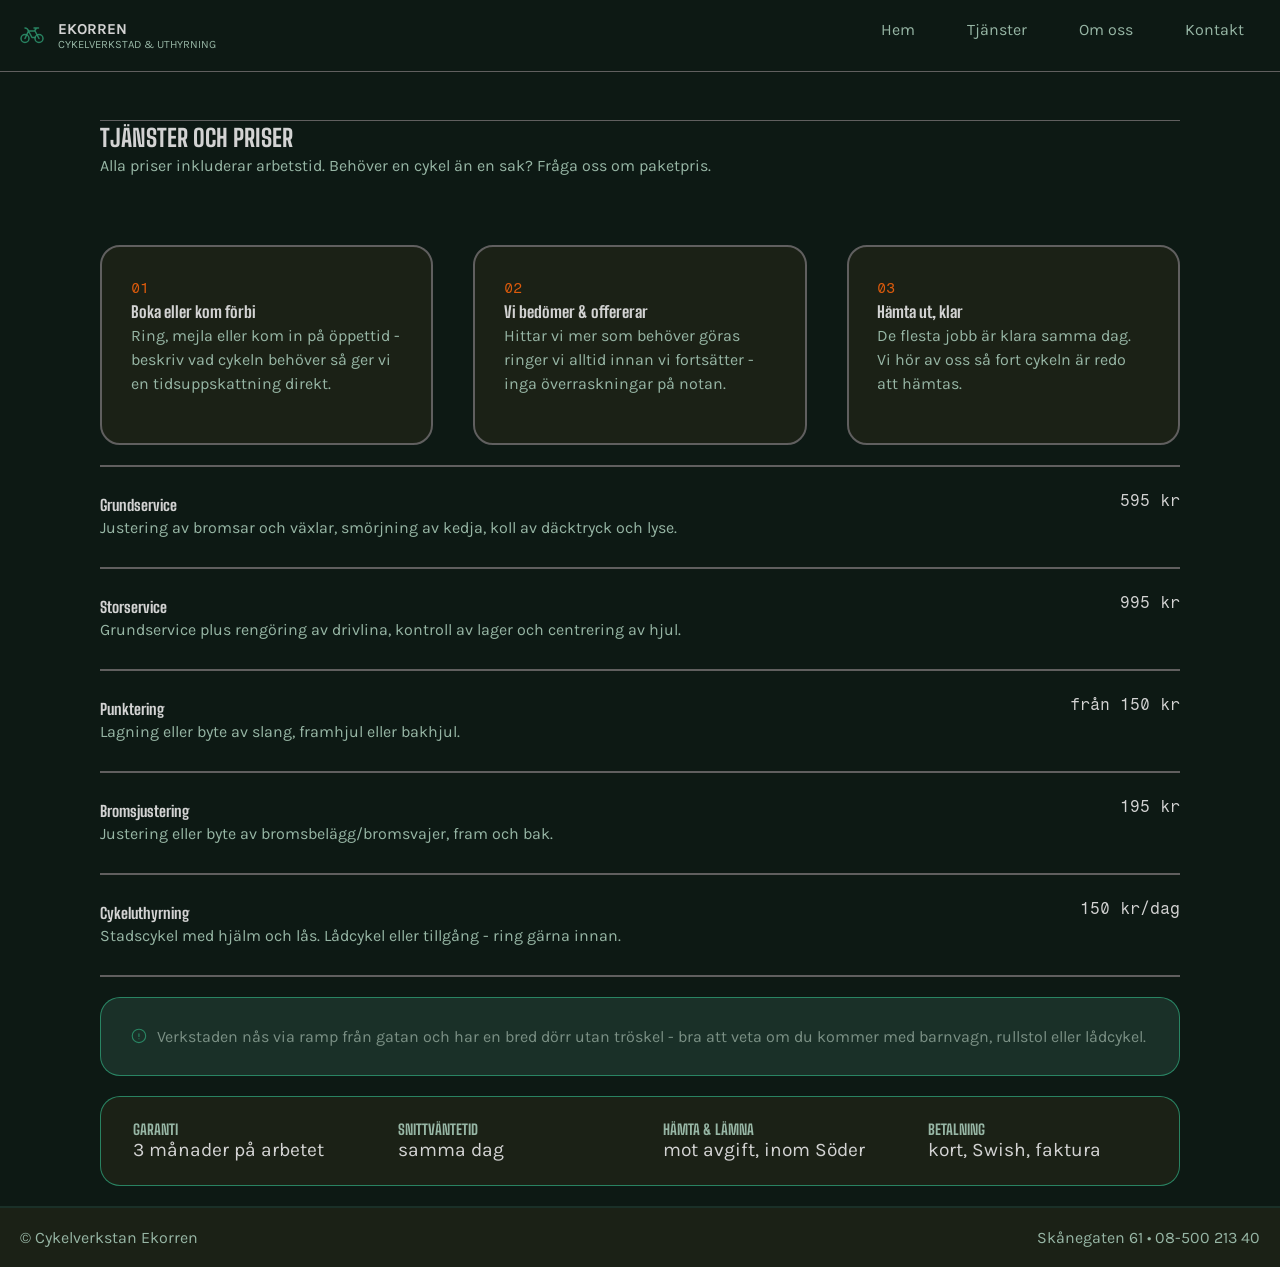
<file: service.html>
<!DOCTYPE html>
<html lang="sv">
<head>
    <meta charset="UTF-8">
    <meta name="viewport" content="width=device-width, initial-scale=1.0">
    <link rel="stylesheet" href="base.css">
    <link rel="stylesheet" href="service.css">
    <link rel="preconnect" href="https://fonts.googleapis.com">
    <link rel="preconnect" href="https://fonts.gstatic.com/" crossorigin>
    <link href="https://fonts.googleapis.com/css2?family=Big+Shoulders:wght@700&family=Karla:wght@400;700&family=Fragment+Mono&display=swap" rel="stylesheet">
    <title>Service</title>
</head>
<body>
    <header>
        <div class="logo-text">
            <svg xmlns="http://www.w3.org/2000/svg" width="1em" height="1em" viewBox="0 0 24 24"><title>bicycle</title><g fill="none" stroke="currentColor" stroke-linecap="round" stroke-linejoin="round" stroke-width="1.5">
                <path d="M5 19a4 4 0 1 0 0-8a4 4 0 0 0 0 8M8.5 7.5h6M19 15l-4-7.5h-.5m0 0l2-3m0 0H14m2.5 0h2"/><path d="m5 15l3.5-7.5L12 14h3M8.5 7.5c-.333-1-1.5-3-3.5-3"/><path d="M19 19a4 4 0 1 0 0-8a4 4 0 0 0 0 8"/></g></svg>
            <div class="start">
                <p>EKORREN</p>
                <p>CYKELVERKSTAD & UTHYRNING</p>
            </div>
        </div>
        <nav>   
            <ul>
                <li><a href="index.html">Hem</a></li>
                <li><a href="service.html">Tjänster</a></li>
                <li><a href="#">Om oss</a></li>
                <li><a href="contact.html">Kontakt</a></li>
            </ul>
        </nav>
    </header> 

    <main>
        <section>
            <div class="container1">
                <h1>Tjänster och priser</h1>
                <p>Alla priser inkluderar arbetstid. Behöver en cykel än en sak? Fråga oss om paketpris.</p>
            </div>
        </section>

        <section>
            <div class="container2">
                <div class="box">
                    <span class="nr" aria-hidden="true">01</span>
                    <h2>Boka eller kom förbi</h2>
                    <p>Ring, mejla eller kom in på öppettid - beskriv vad cykeln behöver så ger vi en tidsuppskattning direkt.</p>
                </div>
                <div class="box">
                    <span class="nr" aria-hidden="true">02</span>
                    <h2>Vi bedömer & offererar</h2>
                    <p>Hittar vi mer som behöver göras ringer vi alltid innan vi fortsätter - inga överraskningar på notan.</p>
                </div>
                <div class="box">
                    <span class="nr" aria-hidden="true">03</span>
                    <h2>Hämta ut, klar</h2>
                    <p>De flesta jobb är klara samma dag. Vi hör av oss så fort cykeln är redo att hämtas.</p>
                </div>    
            </div>
        </section>
                
        <section>
            <div class="container3">
                <div class="tjänster priser">
                    <div class="tjänst">
                        <h2>Grundservice</h2>
                        <p>Justering av bromsar och växlar, smörjning av kedja, koll av däcktryck och lyse.</p>
                    </div>
                    <div class="pris">595 kr</div>
                </div>
                <div class="tjänster">
                    <div class="tjänst">
                        <h2>Storservice</h2>
                        <p>Grundservice plus rengöring av drivlina, kontroll av lager och centrering av hjul.</p>
                    </div>
                    <div class="pris">995 kr</div>
                </div>
                <div class="tjänster">
                    <div class="tjänst">
                        <h2>Punktering</h2>
                        <p>Lagning eller byte av slang, framhjul eller bakhjul.</p>
                    </div>
                    <div class="pris">från 150 kr</div>
                </div>
                <div class="tjänster">
                    <div class="tjänst">
                        <h2>Bromsjustering</h2>
                        <p>Justering eller byte av bromsbelägg/bromsvajer, fram och bak.</p>
                    </div>
                    <div class="pris">195 kr</div>
                </div>
                <div class="tjänster">
                    <div class="tjänst">
                        <h2>Cykeluthyrning</h2>
                        <p>Stadscykel med hjälm och lås. Lådcykel eller tillgång - ring gärna innan.</p>
                    </div>
                    <div class="pris">150 kr/dag</div>
                </div>
                
            </div>
        </section>
                    
        <section class="container4">
            <div class="viktig-info">
                <svg xmlns="http://www.w3.org/2000/svg" fill="none" viewBox="0 0 24 24" stroke-width="1.5" stroke="currentColor"  class="size-6" aria-hidden="true">
                <path stroke-linecap="round" stroke-linejoin="round" d="M12 9v3.75m9-.75a9 9 0 1 1-18 0 9 9 0 0 1 18 0Zm-9 3.75h.008v.008H12v-.008Z" />
                </svg>
                <p>Verkstaden nås via ramp från gatan och har en bred dörr utan tröskel - bra att veta om du kommer med barnvagn, rullstol eller lådcykel.</p>
            </div>
            <div class="info2">
                <div class="info info2-1">
                    <h3>GARANTI</h3>
                    <p>3 månader på arbetet</p>
                </div>
                <div class="info info2-2">
                    <h3>SNITTVÄNTETID</h3>
                    <p>samma dag</p>
                </div>
                <div class="info info2-3">
                    <h3>HÄMTA & LÄMNA</h3>
                    <p>mot avgift, inom Söder</p>
                </div>
                <div class="info info2-4">
                    <h3>BETALNING</h3>
                    <p>kort, Swish, faktura</p>
                </div>
            </div>
        </section>
    </main>
                    
    <footer>
        <p>&copy; Cykelverkstan Ekorren</p>
        <p>Skånegaten 61 • 08-500 213 40</p>
    </footer>
</body>
</html>
</file>
<file: base.css>
* {
    margin: 0;
    padding: 0;
    box-sizing: border-box;
}


nav ul {
    display: flex;
    gap: 20px;
}

ul li{
    list-style: none;
} 

header {
    
    padding: 20px;
}

nav{
    display: flex;
    justify-content: space-between;
}

footer {
    display: flex;
    /* background-color: grey;  */
}


h1 {
    font-family: "Big Shoulders", sans-serif;
    text-transform: uppercase;
}
</file>
<file: contact.css>
@charset "UTF-8";

* {
  margin: 0;
  padding: 0;
  box-sizing: border-box;
}

a:focus-visible, input:focus-visible, button:focus-visible, textarea:focus-visible {
  outline: 2px solid #2c6e9b;
}

body {
  background-color: #161B18;
  color: #a3b8ad;
  font-family: "Karla", sans-serif;
}

header {
  padding: 20px;
  display: flex;
  align-items: center;
  justify-content: space-between;
  background-color: #161B18;
  border-bottom: 0.2px solid grey;
}

input {
  background-color: #161B18;
  border-style: solid;
  border-radius: 5px;
  width: 430px;
  height: 30px;
}

.logo {
  display: flex;
  align-items: center;
  gap: 10px;
}
.logo p {
  text-transform: uppercase;
  line-height: 1.2;
}
.logo p:first-child {
  font-weight: 1000;
  font-size: 20px;
  letter-spacing: 2px;
  color: white;
}
.logo p:last-child {
  font-size: 10px;
}

.contact-info p {
  margin-bottom: 5px;
}
.contact-info p li {
  margin-top: 20px;
}

.time {
  color: #a3b8ad;
}

.opening-hours {
  display: grid;
  grid-template-columns: auto 1fr;
  -moz-column-gap: 24px;
       column-gap: 24px;
  row-gap: 6px;
}

svg {
  margin: 10px;
}

.icon-icon {
  margin-right: 15px;
}

nav {
  display: flex;
  justify-content: space-between;
}
nav a {
  text-decoration: none;
  color: #a3b8ad;
}
nav ul {
  display: flex;
  gap: 20px;
  list-style: none;
}

.map {
  display: flex;
  align-items: center;
  justify-content: center;
  width: 100%;
  height: 250px;
  margin-top: 20px;
  background-color: #161B18;
  grid-column: 1;
  border-radius: 8px;
  border-color: #2d3b36;
  border-style: solid;
  border-width: 2px;
}

.container {
  width: 900px;
  margin: 40px auto;
  display: grid;
  grid-template-columns: 1fr 1fr;
  gap: 30px;
  border-style: solid;
  border-bottom: #a3b8ad;
  border-right: #a3b8ad;
  border-left: #8a8d8b;
  border-color: grey;
  border-width: 1px;
}

h1, h2 {
  grid-column: span 2;
  color: white;
}

p {
  color: #a3b8ad;
}

span {
  color: white;
}

.contact-grid {
  grid-column: 1;
}

.contact-info {
  list-style: none;
}
.contact-info li {
  display: flex;
  margin-bottom: 15px;
}

.contact-form {
  width: 100%;
  background-color: #161B18;
  color: #ffffff;
  border-radius: 5px;
  padding: 6px;
  margin: 6px;
  grid-column: 2;
  grid-row: 2;
}
.contact-form textarea {
  width: 100%;
  height: 100px;
  background-color: #161B18;
  color: #ffffff;
  border-radius: 10px;
}
.contact-form button {
  background-color: #ff9559;
  padding: 6px;
  border-radius: 7px;
  padding-left: 23px;
  padding-right: 23px;
  padding-top: 10px;
  padding-bottom: 10px;
  border: none;
  font-size: 15px;
}
.contact-form firstname, .contact-form e-post {
  border-color: grey;
}
.contact-form .form-group {
  margin-bottom: 15px;
}

.Hitta-oss {
  grid-column: span 2;
  margin-top: 30px;
}
.Hitta-oss h2 {
  margin-bottom: 10px;
}

.transportmedel {
  grid-column: span 2;
  display: grid;
  grid-template-columns: 1fr 1fr 1fr;
  gap: 20px;
}
.transportmedel h4 {
  margin-bottom: 10px;
  color: white;
}

.tmedel {
  min-height: 120px;
  background-color: #1A231F;
  padding: 30px;
  border-radius: 8px;
  border-color: #2d3b36;
  border-style: solid;
  border-width: 2px;
}

.ValingaFrågor {
  grid-column: span 2;
  margin: 30px;
}
.ValingaFrågor h2 {
  margin-bottom: 30px;
}

.QandA {
  display: flex;
  justify-content: space-between;
  padding-top: 5px;
  color: #a3b8ad;
  border-top: 1px solid #a3b8ad;
  border-bottom: 1px solid #a3b8ad;
}
.QandA span {
  font-weight: 950;
}

footer {
  display: flex;
  justify-content: space-between;
  padding: 20px;
  background-color: #1A231F;
}

.contact-info {
  color: #a3b8ad;
}

.ben {
  margin-bottom: 10px;
}

@media screen and (max-width: 768px) {
  .container {
    width: 100%;
    display: block;
    padding: 20px;
  }
  nav {
    display: flex;
  }
  p {
    margin: 5px;
  }
  .contact-form {
    margin-top: 30px;
  }
  input {
    width: 100%;
  }
  .transportmedel {
    display: block;
  }
  .tmedel {
    margin-bottom: 20px;
  }
  .contact-form textarea {
    width: 100%;
  }
  footer {
    flex-direction: column;
    text-align: center;
  }
} /*# sourceMappingURL=contact.css.map */
</file>
<file: service.css>
@charset "UTF-8";
header {
  display: flex;
  justify-content: space-between;
  padding: 1.25rem;
  border-bottom: 1px solid rgb(96, 95, 95);
}
header nav a {
  color: #97b6a5;
  text-decoration: none;
  font-family: "karla", sans-serif;
  margin: 1rem;
}
header nav a:hover {
  background-color: #1a3028;
  color: lightgray;
}
@media (max-width: 768px) {
  header nav a {
    font-size: 1.3rem;
    font-weight: bold;
  }
}
@media (max-width: 768px) {
  header nav ul {
    display: flex;
    flex-wrap: wrap;
    gap: 1rem;
  }
}
header .logo-text {
  display: flex;
  gap: 0.9rem;
}
header .logo-text svg {
  width: 1.5rem;
  height: auto;
  color: rgba(43, 142, 106, 0.8980392157);
}
@media (max-width: 768px) {
  header .logo-text svg {
    width: 2.8rem;
  }
}
header .start {
  display: flex;
  flex-direction: column;
}
header .start p:first-of-type {
  font-size: 0.95rem;
  font-weight: bold;
  color: lightgray;
}
@media (max-width: 768px) {
  header .start p:first-of-type {
    font-size: 1.6rem;
  }
}
header .start p:last-of-type {
  font-size: 0.7rem;
  color: #97b6a5;
}
@media (max-width: 768px) {
  header .start p:last-of-type {
    font-size: 1rem;
  }
}

footer {
  font-size: 1rem;
  color: #97b6a5;
  border-top: 2px solid #1a3028;
  background-color: rgb(27, 33, 22);
  justify-content: space-between;
  align-items: flex-end;
  padding: 1.25rem;
}
@media (max-width: 768px) {
  footer {
    display: flex;
    flex-direction: column;
    justify-content: flex-end;
    align-items: flex-start;
    gap: 0.6rem;
    margin-top: 2.18rem;
    font-size: 1.3rem;
  }
}

body {
  background-color: #0d1914;
  font-family: "karla", sans-serif;
}

h2, h3 {
  font-family: "Big Shoulders", sans-serif;
}

.container1 {
  display: flex;
  flex-direction: column;
  justify-content: flex-start;
  align-items: flex-start;
  line-height: 1.4;
  margin: 3rem 6.25rem;
  padding-bottom: 1.25rem;
  border-top: 1.5px solid rgb(96, 95, 95);
}
@media (max-width: 768px) {
  .container1 {
    margin: 1rem 1.5rem;
    line-height: 1.3;
  }
}
.container1 p {
  color: #97b6a5;
  font-size: 1rem;
}
@media (max-width: 768px) {
  .container1 p {
    font-size: 1.3rem;
  }
}
.container1 h1 {
  color: lightgray;
}
@media (max-width: 768px) {
  .container1 h1 {
    font-size: 2rem;
  }
}

.container2 {
  display: flex;
  justify-content: space-between;
  border-bottom: 2px solid rgb(96, 95, 95);
  align-items: flex-start;
  margin: 0rem 6.25rem;
  padding-bottom: 1.25rem;
  gap: 2.5rem;
}
@media (max-width: 768px) {
  .container2 {
    display: flex;
    flex-direction: column;
    justify-content: space-between;
    margin: 0.8rem 1rem;
  }
}
.container2 .box {
  width: 33%;
  height: 12.5rem;
  padding: 1.8rem;
  box-sizing: border-box;
  line-height: 1.5;
  background-color: rgb(27, 33, 22);
  border: 2px solid rgb(96, 95, 95);
  border-radius: 1.25rem;
  overflow: hidden;
}
@media (max-width: 768px) {
  .container2 .box {
    width: 100%;
  }
}
.container2 .box .nr {
  color: #DD5B0C;
  font-size: 0.95rem;
  font-family: "fragment Mono", sans-serif;
}
.container2 .box h2 {
  font-size: 1rem;
  color: lightgray;
}
@media (max-width: 768px) {
  .container2 .box h2 {
    font-size: 1.4rem;
  }
}
.container2 .box p {
  color: #97b6a5;
  font-size: 1rem;
}
@media (max-width: 768px) {
  .container2 .box p {
    font-size: 1.2rem;
  }
}

.container3 {
  display: flex;
  flex-direction: column;
  justify-content: left;
  margin: 0rem 6.25rem;
}
@media (max-width: 768px) {
  .container3 {
    margin: 0rem 1.25rem;
  }
}
.container3 .tjänster {
  display: flex;
  justify-content: space-between;
  border-bottom: 2px solid rgb(96, 95, 95);
}
@media (max-width: 768px) {
  .container3 .tjänster {
    display: flex;
    flex-direction: column;
    gap: 0.6rem;
    padding-bottom: 0.9rem;
  }
}
.container3 .tjänster .tjänst {
  height: 6.25rem;
  line-height: 1.5;
  align-content: center;
  color: #97b6a5;
  font-size: 1rem;
}
@media (max-width: 768px) {
  .container3 .tjänster .tjänst {
    font-size: 1.2rem;
  }
}
.container3 .tjänster .tjänst h2 {
  font-size: 0.95rem;
  color: lightgray;
}
@media (max-width: 768px) {
  .container3 .tjänster .tjänst h2 {
    font-size: 1.4rem;
  }
}
.container3 .tjänster .pris {
  text-align: right;
  height: 6.25rem;
  padding: 1.5rem 0rem 0.9rem 0rem;
  color: lightgray;
  font-family: "fragment Mono", sans-serif;
}
@media (max-width: 768px) {
  .container3 .tjänster .pris {
    text-align: left;
    height: auto;
    padding: 5px 0px 5px 0px;
    font-size: 1.3rem;
  }
}

.container4 {
  display: flex;
  flex-direction: column;
  justify-content: end;
  margin: 1.25rem 6.25rem;
  gap: 1.25rem;
}
@media (max-width: 768px) {
  .container4 {
    margin: 1.25rem 1.25rem;
  }
}
.container4 .viktig-info, .container4 .info2 {
  width: 100%;
  height: auto;
  border: 1px solid rgba(43, 142, 106, 0.8980392157);
  border-radius: 1.25rem;
}
.container4 .viktig-info {
  display: flex;
  align-items: center;
  padding: 1.8rem;
  background-color: #1a3028;
  gap: 0.6rem;
}
@media (max-width: 768px) {
  .container4 .viktig-info {
    display: flex;
    flex-direction: row;
  }
}
.container4 .viktig-info p {
  font-size: 1rem;
  color: #7b9085;
}
@media (max-width: 768px) {
  .container4 .viktig-info p {
    font-size: 1.3rem;
  }
}
.container4 .viktig-info svg {
  width: 1.12rem;
  height: auto;
  color: rgba(43, 142, 106, 0.8980392157);
}
@media (max-width: 768px) {
  .container4 .viktig-info svg {
    width: 4.25rem;
    align-self: flex-start;
  }
}
.container4 .info2 {
  display: flex;
  justify-content: space-between;
  padding: 1.5rem 2rem;
  background-color: rgb(27, 33, 22);
}
@media (max-width: 768px) {
  .container4 .info2 {
    display: flex;
    flex-direction: column;
    gap: 0.9rem;
  }
}
.container4 .info2 .info {
  width: 13.7rem;
  height: -moz-fit-content;
  height: fit-content;
}
.container4 .info2 .info h3 {
  color: #97b6a5;
  font-size: 0.9rem;
}
@media (max-width: 768px) {
  .container4 .info2 .info h3 {
    font-size: 1.4rem;
  }
}
.container4 .info2 .info p {
  color: lightgray;
  font-size: 1.2rem;
}
@media (max-width: 768px) {
  .container4 .info2 .info p {
    font-size: 1.3rem;
  }
}/*# sourceMappingURL=service.css.map */
</file>
